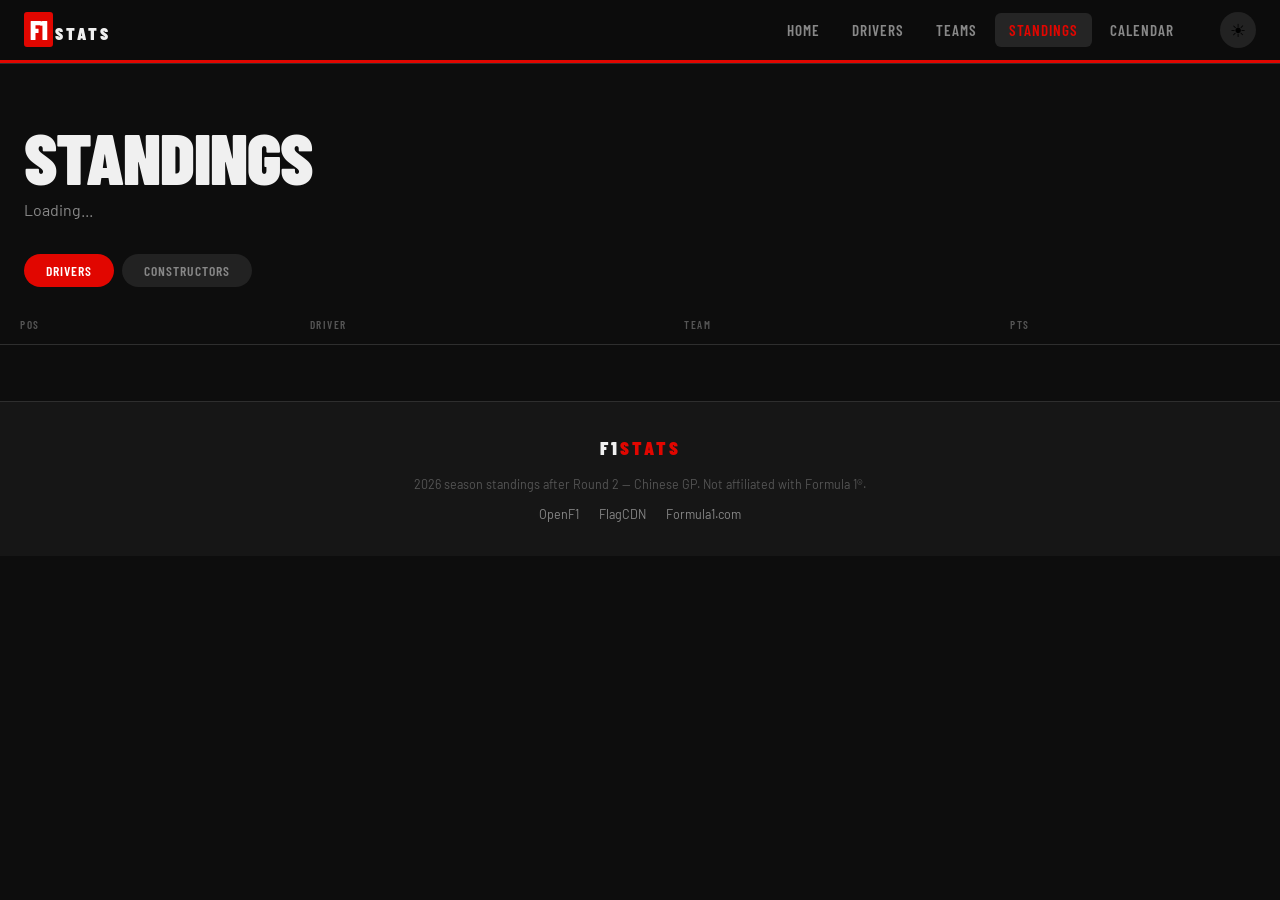
<file: standings.html>
<!DOCTYPE html>
<html lang="en" data-theme="dark" data-team="default">
<head>
  <meta charset="UTF-8" />
  <meta name="viewport" content="width=device-width, initial-scale=1.0" />
  <title>F1Stats — Standings 2026</title>
  <link rel="preconnect" href="https://fonts.googleapis.com" />
  <link rel="preconnect" href="https://fonts.gstatic.com" crossorigin />
  <link href="https://fonts.googleapis.com/css2?family=Barlow+Condensed:ital,wght@0,300;0,400;0,600;0,700;0,800;0,900;1,700&family=Barlow:wght@300;400;500;600&display=swap" rel="stylesheet" />
  <link rel="stylesheet" href="styles.css" />
</head>
<body>
  <div id="api-loading-overlay" class="api-loading-overlay">
    <div class="api-spinner"></div>
    <div class="api-loading-text">Loading <span>Live Data</span></div>
  </div>


  <header class="nav-header">
    <div class="nav-inner">
      <a href="index.html" class="logo"><span class="logo-f1">F1</span><span class="logo-stats">STATS</span></a>
      <nav class="main-nav">
        <a href="index.html" class="nav-link">Home</a>
        <a href="drivers.html" class="nav-link">Drivers</a>
        <a href="teams.html" class="nav-link">Teams</a>
        <a href="standings.html" class="nav-link active">Standings</a>
        <a href="calendar.html" class="nav-link">Calendar</a>
      </nav>
      <div class="nav-actions">
        <button class="theme-toggle" onclick="toggleTheme()"><span class="theme-icon">☀</span></button>
        <button class="hamburger" onclick="toggleMobileNav()"><span></span><span></span><span></span></button>
      </div>
    </div>
    <nav class="mobile-nav" id="mobile-nav">
      <a href="index.html" class="mobile-nav-link">Home</a>
      <a href="drivers.html" class="mobile-nav-link">Drivers</a>
      <a href="teams.html" class="mobile-nav-link">Teams</a>
      <a href="standings.html" class="mobile-nav-link active">Standings</a>
      <a href="calendar.html" class="mobile-nav-link">Calendar</a>
    </nav>
    <div class="team-bar"></div>
  </header>

  <main>
    <section class="page-hero">
      <h1 class="page-title">Standings</h1>
      <p class="page-sub" id="standings-page-sub">Loading...</p>
    </section>
    <div class="standings-tabs">
      <button class="tab-btn active" onclick="switchTab('drivers-tab',this)">Drivers</button>
      <button class="tab-btn" onclick="switchTab('constructors-tab',this)">Constructors</button>
    </div>

    <div id="drivers-tab" class="tab-panel active">
      <table class="full-standings-table">
        <thead>
          <tr><th>Pos</th><th>Driver</th><th>Team</th><th class="pts-col">PTS</th></tr>
        </thead>
        <tbody id="standings-drivers-body">
          <!-- Populated dynamically via OpenF1 API -->
        </tbody>
      </table>
    </div>

    <div id="constructors-tab" class="tab-panel">
      <table class="full-standings-table">
        <thead>
          <tr><th>Pos</th><th>Constructor</th><th>Drivers</th><th class="pts-col">PTS</th></tr>
        </thead>
        <tbody id="standings-constructors-body">
          <!-- Populated dynamically via OpenF1 API -->
        </tbody>
      </table>
    </div>
  </main>

  <footer class="site-footer">
    <div class="footer-inner">
      <div class="footer-logo">F1<span>STATS</span></div>
      <p class="footer-copy">2026 season standings after Round 2 — Chinese GP. Not affiliated with Formula 1®.</p>
      <div class="footer-links">
        <a href="https://openf1.org/" target="_blank">OpenF1</a>
        <a href="https://flagcdn.com" target="_blank">FlagCDN</a>
        <a href="https://www.formula1.com" target="_blank">Formula1.com</a>
      </div>
    </div>
  </footer>
  <script src="app.js"></script>
  <script src="api.js"></script>
</body>
</html>
</file>
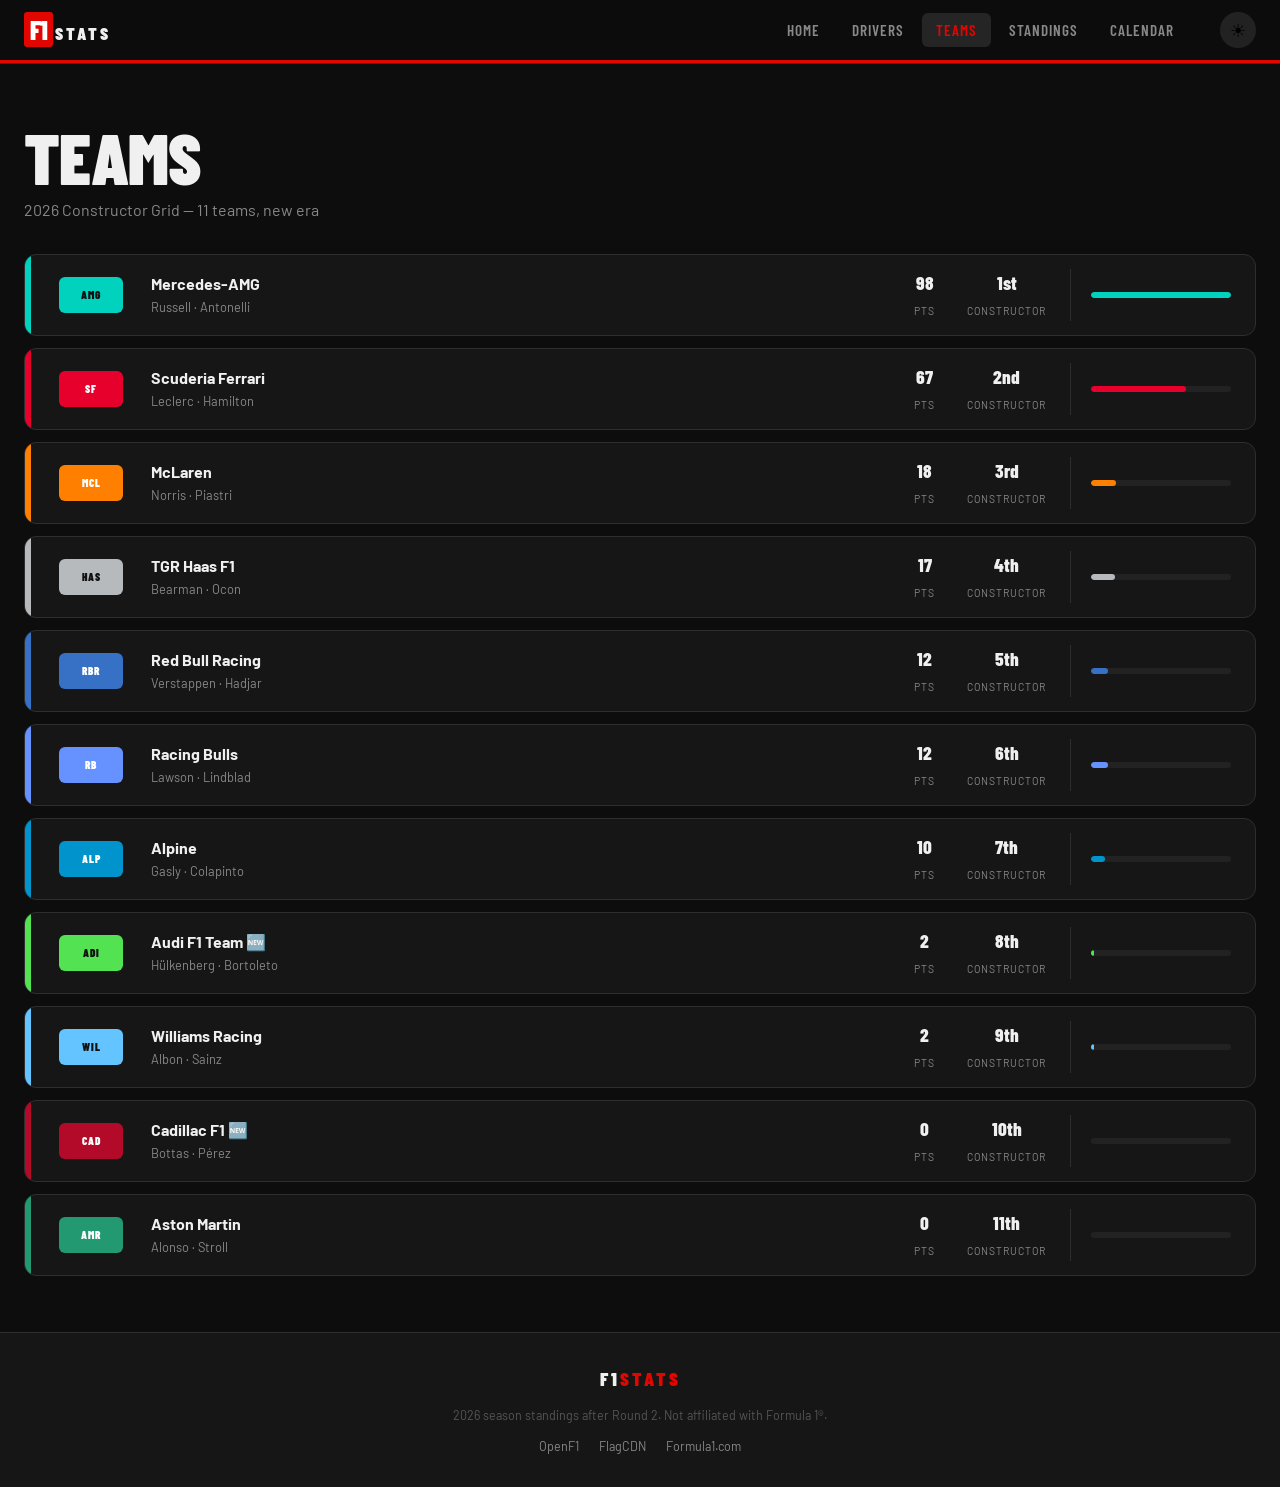
<file: teams.html>
<!DOCTYPE html>
<html lang="en" data-theme="dark" data-team="default">
<head>
  <meta charset="UTF-8" />
  <meta name="viewport" content="width=device-width, initial-scale=1.0" />
  <title>F1Stats — Teams 2026</title>
  <link rel="preconnect" href="https://fonts.googleapis.com" />
  <link rel="preconnect" href="https://fonts.gstatic.com" crossorigin />
  <link href="https://fonts.googleapis.com/css2?family=Barlow+Condensed:ital,wght@0,300;0,400;0,600;0,700;0,800;0,900;1,700&family=Barlow:wght@300;400;500;600&display=swap" rel="stylesheet" />
  <link rel="stylesheet" href="styles.css" />
</head>
<body>

  <header class="nav-header">
    <div class="nav-inner">
      <a href="index.html" class="logo"><span class="logo-f1">F1</span><span class="logo-stats">STATS</span></a>
      <nav class="main-nav">
        <a href="index.html" class="nav-link">Home</a>
        <a href="drivers.html" class="nav-link">Drivers</a>
        <a href="teams.html" class="nav-link active">Teams</a>
        <a href="standings.html" class="nav-link">Standings</a>
        <a href="calendar.html" class="nav-link">Calendar</a>
      </nav>
      <div class="nav-actions">
        <button class="theme-toggle" onclick="toggleTheme()"><span class="theme-icon">☀</span></button>
        <button class="hamburger" onclick="toggleMobileNav()"><span></span><span></span><span></span></button>
      </div>
    </div>
    <nav class="mobile-nav" id="mobile-nav">
      <a href="index.html" class="mobile-nav-link">Home</a>
      <a href="drivers.html" class="mobile-nav-link">Drivers</a>
      <a href="teams.html" class="mobile-nav-link active">Teams</a>
      <a href="standings.html" class="mobile-nav-link">Standings</a>
      <a href="calendar.html" class="mobile-nav-link">Calendar</a>
    </nav>
    <div class="team-bar"></div>
  </header>

  <main>
    <section class="page-hero">
      <h1 class="page-title">Teams</h1>
      <p class="page-sub">2026 Constructor Grid — 11 teams, new era</p>
    </section>
    <div class="teams-list">

      <!-- 1st: Mercedes -->
      <div class="team-row" onclick="this.classList.toggle('flipped'); selectTeamTheme('mercedes')">
        <div class="team-row-inner">
          <div class="team-row-front">
          <div class="team-color-bar" style="background:var(--team-mercedes)"></div>
          <div class="team-logo-wrap">
            <div style="width:64px;height:36px;background:var(--team-mercedes);border-radius:6px;display:flex;align-items:center;justify-content:center;font-family:var(--font-display);font-weight:900;color:#111;font-size:0.7rem;letter-spacing:1px">AMG</div>
          </div>
          <div class="team-row-info">
            <div class="team-row-name">Mercedes-AMG</div>
            <div class="team-row-drivers">Russell · Antonelli</div>
          </div>
          <div class="team-row-stats">
            <div class="trs"><span class="trs-val">98</span><span class="trs-lbl">PTS</span></div>
            <div class="trs"><span class="trs-val">1st</span><span class="trs-lbl">Constructor</span></div>
          </div>
          <div class="team-row-bar-wrap"><div class="team-row-bar" style="width:100%;background:var(--team-mercedes)"></div></div>
          </div>
          <div class="team-row-back">
            <div class="team-bio-grid">
              <div class="t-bio-col"><strong>Principal</strong><span>Toto Wolff</span></div>
              <div class="t-bio-col"><strong>Technical / Engineers</strong><span>James Allison</span></div>
              <div class="t-bio-col"><strong>Media</strong><span>@MercedesAMGF1</span></div>
              <div class="t-bio-col"><strong>Alias</strong><span>Silver Arrows</span></div>
            </div>
          </div>
        </div>
      </div>

      <!-- 2nd: Ferrari -->
      <div class="team-row" onclick="this.classList.toggle('flipped'); selectTeamTheme('ferrari')">
        <div class="team-row-inner">
          <div class="team-row-front">
          <div class="team-color-bar" style="background:var(--team-ferrari)"></div>
          <div class="team-logo-wrap">
            <div style="width:64px;height:36px;background:var(--team-ferrari);border-radius:6px;display:flex;align-items:center;justify-content:center;font-family:var(--font-display);font-weight:900;color:#fff;font-size:0.7rem;letter-spacing:1px">SF</div>
          </div>
          <div class="team-row-info">
            <div class="team-row-name">Scuderia Ferrari</div>
            <div class="team-row-drivers">Leclerc · Hamilton</div>
          </div>
          <div class="team-row-stats">
            <div class="trs"><span class="trs-val">67</span><span class="trs-lbl">PTS</span></div>
            <div class="trs"><span class="trs-val">2nd</span><span class="trs-lbl">Constructor</span></div>
          </div>
          <div class="team-row-bar-wrap"><div class="team-row-bar" style="width:68%;background:var(--team-ferrari)"></div></div>
          </div>
          <div class="team-row-back">
            <div class="team-bio-grid">
              <div class="t-bio-col"><strong>Principal</strong><span>Frédéric Vasseur</span></div>
              <div class="t-bio-col"><strong>Technical / Engineers</strong><span>Enrico Cardile</span></div>
              <div class="t-bio-col"><strong>Media</strong><span>@ScuderiaFerrari</span></div>
              <div class="t-bio-col"><strong>Alias</strong><span>Prancing Horse</span></div>
            </div>
          </div>
        </div>
      </div>

      <!-- 3rd: McLaren -->
      <div class="team-row" onclick="this.classList.toggle('flipped'); selectTeamTheme('mclaren')">
        <div class="team-row-inner">
          <div class="team-row-front">
          <div class="team-color-bar" style="background:var(--team-mclaren)"></div>
          <div class="team-logo-wrap">
            <div style="width:64px;height:36px;background:var(--team-mclaren);border-radius:6px;display:flex;align-items:center;justify-content:center;font-family:var(--font-display);font-weight:900;color:#fff;font-size:0.7rem;letter-spacing:1px">MCL</div>
          </div>
          <div class="team-row-info">
            <div class="team-row-name">McLaren</div>
            <div class="team-row-drivers">Norris · Piastri</div>
          </div>
          <div class="team-row-stats">
            <div class="trs"><span class="trs-val">18</span><span class="trs-lbl">PTS</span></div>
            <div class="trs"><span class="trs-val">3rd</span><span class="trs-lbl">Constructor</span></div>
          </div>
          <div class="team-row-bar-wrap"><div class="team-row-bar" style="width:18%;background:var(--team-mclaren)"></div></div>
          </div>
          <div class="team-row-back">
            <div class="team-bio-grid">
              <div class="t-bio-col"><strong>Principal</strong><span>Andrea Stella</span></div>
              <div class="t-bio-col"><strong>Technical / Engineers</strong><span>Peter Prodromou</span></div>
              <div class="t-bio-col"><strong>Media</strong><span>@McLarenF1</span></div>
              <div class="t-bio-col"><strong>Alias</strong><span>Papaya</span></div>
            </div>
          </div>
        </div>
      </div>

      <!-- 4th: TGR Haas -->
      <div class="team-row" onclick="this.classList.toggle('flipped'); selectTeamTheme('haas')">
        <div class="team-row-inner">
          <div class="team-row-front">
          <div class="team-color-bar" style="background:var(--team-haas)"></div>
          <div class="team-logo-wrap">
            <div style="width:64px;height:36px;background:var(--team-haas);border-radius:6px;display:flex;align-items:center;justify-content:center;font-family:var(--font-display);font-weight:900;color:#111;font-size:0.7rem;letter-spacing:1px">HAS</div>
          </div>
          <div class="team-row-info">
            <div class="team-row-name">TGR Haas F1</div>
            <div class="team-row-drivers">Bearman · Ocon</div>
          </div>
          <div class="team-row-stats">
            <div class="trs"><span class="trs-val">17</span><span class="trs-lbl">PTS</span></div>
            <div class="trs"><span class="trs-val">4th</span><span class="trs-lbl">Constructor</span></div>
          </div>
          <div class="team-row-bar-wrap"><div class="team-row-bar" style="width:17%;background:var(--team-haas)"></div></div>
          </div>
          <div class="team-row-back">
            <div class="team-bio-grid">
              <div class="t-bio-col"><strong>Principal</strong><span>Ayao Komatsu</span></div>
              <div class="t-bio-col"><strong>Technical / Engineers</strong><span>Andrea De Zordo</span></div>
              <div class="t-bio-col"><strong>Media</strong><span>@HaasF1Team</span></div>
              <div class="t-bio-col"><strong>Alias</strong><span>The American Team</span></div>
            </div>
          </div>
        </div>
      </div>

      <!-- 5th: Red Bull -->
      <div class="team-row" onclick="this.classList.toggle('flipped'); selectTeamTheme('redbull')">
        <div class="team-row-inner">
          <div class="team-row-front">
          <div class="team-color-bar" style="background:var(--team-redbull)"></div>
          <div class="team-logo-wrap">
            <div style="width:64px;height:36px;background:var(--team-redbull);border-radius:6px;display:flex;align-items:center;justify-content:center;font-family:var(--font-display);font-weight:900;color:#fff;font-size:0.7rem;letter-spacing:1px">RBR</div>
          </div>
          <div class="team-row-info">
            <div class="team-row-name">Red Bull Racing</div>
            <div class="team-row-drivers">Verstappen · Hadjar</div>
          </div>
          <div class="team-row-stats">
            <div class="trs"><span class="trs-val">12</span><span class="trs-lbl">PTS</span></div>
            <div class="trs"><span class="trs-val">5th</span><span class="trs-lbl">Constructor</span></div>
          </div>
          <div class="team-row-bar-wrap"><div class="team-row-bar" style="width:12%;background:var(--team-redbull)"></div></div>
          </div>
          <div class="team-row-back">
            <div class="team-bio-grid">
              <div class="t-bio-col"><strong>Principal</strong><span>Christian Horner</span></div>
              <div class="t-bio-col"><strong>Technical / Engineers</strong><span>Pierre Waché</span></div>
              <div class="t-bio-col"><strong>Media</strong><span>@redbullracing</span></div>
              <div class="t-bio-col"><strong>Alias</strong><span>The Bulls</span></div>
            </div>
          </div>
        </div>
      </div>

      <!-- 6th: Racing Bulls -->
      <div class="team-row" onclick="this.classList.toggle('flipped'); selectTeamTheme('rb')">
        <div class="team-row-inner">
          <div class="team-row-front">
          <div class="team-color-bar" style="background:var(--team-rb)"></div>
          <div class="team-logo-wrap">
            <div style="width:64px;height:36px;background:var(--team-rb);border-radius:6px;display:flex;align-items:center;justify-content:center;font-family:var(--font-display);font-weight:900;color:#fff;font-size:0.7rem;letter-spacing:1px">RB</div>
          </div>
          <div class="team-row-info">
            <div class="team-row-name">Racing Bulls</div>
            <div class="team-row-drivers">Lawson · Lindblad</div>
          </div>
          <div class="team-row-stats">
            <div class="trs"><span class="trs-val">12</span><span class="trs-lbl">PTS</span></div>
            <div class="trs"><span class="trs-val">6th</span><span class="trs-lbl">Constructor</span></div>
          </div>
          <div class="team-row-bar-wrap"><div class="team-row-bar" style="width:12%;background:var(--team-rb)"></div></div>
          </div>
          <div class="team-row-back">
            <div class="team-bio-grid">
              <div class="t-bio-col"><strong>Principal</strong><span>Laurent Mekies</span></div>
              <div class="t-bio-col"><strong>Technical / Engineers</strong><span>Jody Egginton</span></div>
              <div class="t-bio-col"><strong>Media</strong><span>@visacashapprb</span></div>
              <div class="t-bio-col"><strong>Alias</strong><span>VCARB</span></div>
            </div>
          </div>
        </div>
      </div>

      <!-- 7th: Alpine -->
      <div class="team-row" onclick="this.classList.toggle('flipped'); selectTeamTheme('alpine')">
        <div class="team-row-inner">
          <div class="team-row-front">
          <div class="team-color-bar" style="background:var(--team-alpine)"></div>
          <div class="team-logo-wrap">
            <div style="width:64px;height:36px;background:var(--team-alpine);border-radius:6px;display:flex;align-items:center;justify-content:center;font-family:var(--font-display);font-weight:900;color:#fff;font-size:0.7rem;letter-spacing:1px">ALP</div>
          </div>
          <div class="team-row-info">
            <div class="team-row-name">Alpine</div>
            <div class="team-row-drivers">Gasly · Colapinto</div>
          </div>
          <div class="team-row-stats">
            <div class="trs"><span class="trs-val">10</span><span class="trs-lbl">PTS</span></div>
            <div class="trs"><span class="trs-val">7th</span><span class="trs-lbl">Constructor</span></div>
          </div>
          <div class="team-row-bar-wrap"><div class="team-row-bar" style="width:10%;background:var(--team-alpine)"></div></div>
          </div>
          <div class="team-row-back">
            <div class="team-bio-grid">
              <div class="t-bio-col"><strong>Principal</strong><span>Oliver Oakes</span></div>
              <div class="t-bio-col"><strong>Technical / Engineers</strong><span>David Sanchez</span></div>
              <div class="t-bio-col"><strong>Media</strong><span>@AlpineF1Team</span></div>
              <div class="t-bio-col"><strong>Alias</strong><span>Les Bleus</span></div>
            </div>
          </div>
        </div>
      </div>

      <!-- 8th: Audi — NEW TEAM -->
      <div class="team-row" onclick="this.classList.toggle('flipped'); selectTeamTheme('sauber')">
        <div class="team-row-inner">
          <div class="team-row-front">
          <div class="team-color-bar" style="background:var(--team-sauber)"></div>
          <div class="team-logo-wrap">
            <div style="width:64px;height:36px;background:var(--team-sauber);border-radius:6px;display:flex;align-items:center;justify-content:center;font-family:var(--font-display);font-weight:900;color:#111;font-size:0.7rem;letter-spacing:1px">ADI</div>
          </div>
          <div class="team-row-info">
            <div class="team-row-name">Audi F1 Team 🆕</div>
            <div class="team-row-drivers">Hülkenberg · Bortoleto</div>
          </div>
          <div class="team-row-stats">
            <div class="trs"><span class="trs-val">2</span><span class="trs-lbl">PTS</span></div>
            <div class="trs"><span class="trs-val">8th</span><span class="trs-lbl">Constructor</span></div>
          </div>
          <div class="team-row-bar-wrap"><div class="team-row-bar" style="width:2%;background:var(--team-sauber)"></div></div>
          </div>
          <div class="team-row-back">
            <div class="team-bio-grid">
              <div class="t-bio-col"><strong>Principal</strong><span>Mattia Binotto</span></div>
              <div class="t-bio-col"><strong>Technical / Engineers</strong><span>James Key</span></div>
              <div class="t-bio-col"><strong>Media</strong><span>@AudiOfficial</span></div>
              <div class="t-bio-col"><strong>Alias</strong><span>Four Rings</span></div>
            </div>
          </div>
        </div>
      </div>

      <!-- 9th: Williams -->
      <div class="team-row" onclick="this.classList.toggle('flipped'); selectTeamTheme('williams')">
        <div class="team-row-inner">
          <div class="team-row-front">
          <div class="team-color-bar" style="background:var(--team-williams)"></div>
          <div class="team-logo-wrap">
            <div style="width:64px;height:36px;background:var(--team-williams);border-radius:6px;display:flex;align-items:center;justify-content:center;font-family:var(--font-display);font-weight:900;color:#111;font-size:0.7rem;letter-spacing:1px">WIL</div>
          </div>
          <div class="team-row-info">
            <div class="team-row-name">Williams Racing</div>
            <div class="team-row-drivers">Albon · Sainz</div>
          </div>
          <div class="team-row-stats">
            <div class="trs"><span class="trs-val">2</span><span class="trs-lbl">PTS</span></div>
            <div class="trs"><span class="trs-val">9th</span><span class="trs-lbl">Constructor</span></div>
          </div>
          <div class="team-row-bar-wrap"><div class="team-row-bar" style="width:2%;background:var(--team-williams)"></div></div>
          </div>
          <div class="team-row-back">
            <div class="team-bio-grid">
              <div class="t-bio-col"><strong>Principal</strong><span>James Vowles</span></div>
              <div class="t-bio-col"><strong>Technical / Engineers</strong><span>Pat Fry</span></div>
              <div class="t-bio-col"><strong>Media</strong><span>@WilliamsRacing</span></div>
              <div class="t-bio-col"><strong>Alias</strong><span>The Grove Squad</span></div>
            </div>
          </div>
        </div>
      </div>

      <!-- 10th: Cadillac — NEW TEAM -->
      <div class="team-row" onclick="this.classList.toggle('flipped'); selectTeamTheme('default')">
        <div class="team-row-inner">
          <div class="team-row-front">
          <div class="team-color-bar" style="background:#B40A29"></div>
          <div class="team-logo-wrap">
            <div style="width:64px;height:36px;background:#B40A29;border-radius:6px;display:flex;align-items:center;justify-content:center;font-family:var(--font-display);font-weight:900;color:#fff;font-size:0.7rem;letter-spacing:1px">CAD</div>
          </div>
          <div class="team-row-info">
            <div class="team-row-name">Cadillac F1 🆕</div>
            <div class="team-row-drivers">Bottas · Pérez</div>
          </div>
          <div class="team-row-stats">
            <div class="trs"><span class="trs-val">0</span><span class="trs-lbl">PTS</span></div>
            <div class="trs"><span class="trs-val">10th</span><span class="trs-lbl">Constructor</span></div>
          </div>
          <div class="team-row-bar-wrap"><div class="team-row-bar" style="width:0%;background:#B40A29"></div></div>
          </div>
          <div class="team-row-back">
            <div class="team-bio-grid">
              <div class="t-bio-col"><strong>Principal</strong><span>Michael Andretti</span></div>
              <div class="t-bio-col"><strong>Technical / Engineers</strong><span>Nick Chester</span></div>
              <div class="t-bio-col"><strong>Media</strong><span>@CadillacVSeries</span></div>
              <div class="t-bio-col"><strong>Alias</strong><span>The General</span></div>
            </div>
          </div>
        </div>
      </div>

      <!-- 11th: Aston Martin -->
      <div class="team-row" onclick="this.classList.toggle('flipped'); selectTeamTheme('aston')">
        <div class="team-row-inner">
          <div class="team-row-front">
          <div class="team-color-bar" style="background:var(--team-aston)"></div>
          <div class="team-logo-wrap">
            <div style="width:64px;height:36px;background:var(--team-aston);border-radius:6px;display:flex;align-items:center;justify-content:center;font-family:var(--font-display);font-weight:900;color:#fff;font-size:0.7rem;letter-spacing:1px">AMR</div>
          </div>
          <div class="team-row-info">
            <div class="team-row-name">Aston Martin</div>
            <div class="team-row-drivers">Alonso · Stroll</div>
          </div>
          <div class="team-row-stats">
            <div class="trs"><span class="trs-val">0</span><span class="trs-lbl">PTS</span></div>
            <div class="trs"><span class="trs-val">11th</span><span class="trs-lbl">Constructor</span></div>
          </div>
          <div class="team-row-bar-wrap"><div class="team-row-bar" style="width:0%;background:var(--team-aston)"></div></div>
          </div>
          <div class="team-row-back">
            <div class="team-bio-grid">
              <div class="t-bio-col"><strong>Principal</strong><span>Mike Krack</span></div>
              <div class="t-bio-col"><strong>Technical / Engineers</strong><span>Dan Fallows</span></div>
              <div class="t-bio-col"><strong>Media</strong><span>@AstonMartinF1</span></div>
              <div class="t-bio-col"><strong>Alias</strong><span>Team Green</span></div>
            </div>
          </div>
        </div>
      </div>

    </div>
  </main>

  <footer class="site-footer">
    <div class="footer-inner">
      <div class="footer-logo">F1<span>STATS</span></div>
      <p class="footer-copy">2026 season standings after Round 2. Not affiliated with Formula 1®.</p>
      <div class="footer-links">
        <a href="https://openf1.org/" target="_blank">OpenF1</a>
        <a href="https://flagcdn.com" target="_blank">FlagCDN</a>
        <a href="https://www.formula1.com" target="_blank">Formula1.com</a>
      </div>
    </div>
  </footer>
  <script src="app.js"></script>
</body>
</html>
</file>
<file: styles.css>
/* ============================================================
   F1STATS — Vanilla CSS
   Barlow Condensed display / Barlow body
   ============================================================ */

/* ── CSS VARIABLES ─────────────────────────────────────────── */
:root {
  /* Team colours */
  --team-redbull:   #3671C6;
  --team-ferrari:   #E8002D;
  --team-mclaren:   #FF8000;
  --team-mercedes:  #00D2BE;
  --team-alpine:    #0093CC;
  --team-aston:     #229971;
  --team-williams:  #64C4FF;
  --team-haas:      #B6BABD;
  --team-sauber:    #52E252;
  --team-rb:        #6692FF;

  /* Dark theme (default) */
  --bg:        #0d0d0d;
  --bg-panel:  #161616;
  --bg-card:   #1c1c1c;
  --bg-hover:  #252525;
  --surface:   #222;
  --border:    #2e2e2e;
  --text:      #f0f0f0;
  --text-sec:  #888;
  --text-dim:  #555;
  --accent:    #e10600;
  --accent2:   #fff;

  --team-active: #e10600;

  --font-display: 'Barlow Condensed', sans-serif;
  --font-body:    'Barlow', sans-serif;

  --nav-h: 60px;
  --max-w: 1280px;
  --radius: 6px;
  --radius-lg: 12px;

  --trans: 0.2s ease;
}

[data-theme="light"] {
  --bg:        #f5f5f5;
  --bg-panel:  #ffffff;
  --bg-card:   #fafafa;
  --bg-hover:  #efefef;
  --surface:   #e8e8e8;
  --border:    #ddd;
  --text:      #111;
  --text-sec:  #555;
  --text-dim:  #aaa;
}

/* ── RESET & BASE ──────────────────────────────────────────── */
*, *::before, *::after { box-sizing: border-box; margin: 0; padding: 0; }
html { scroll-behavior: smooth; }
body {
  background: var(--bg);
  color: var(--text);
  font-family: var(--font-body);
  font-size: 15px;
  line-height: 1.5;
  transition: background var(--trans), color var(--trans);
}
a { color: inherit; text-decoration: none; }
img { display: block; max-width: 100%; }
button { cursor: pointer; border: none; background: none; font-family: inherit; }

/* ── NAV ───────────────────────────────────────────────────── */
.nav-header {
  position: sticky;
  top: 0;
  z-index: 100;
  background: rgba(13,13,13,0.95);
  backdrop-filter: blur(12px);
  border-bottom: 1px solid var(--border);
}
[data-theme="light"] .nav-header { background: rgba(255,255,255,0.95); }

.nav-inner {
  max-width: var(--max-w);
  margin: 0 auto;
  padding: 0 24px;
  height: var(--nav-h);
  display: flex;
  align-items: center;
  gap: 32px;
}

.logo {
  font-family: var(--font-display);
  font-weight: 900;
  font-size: 1.6rem;
  letter-spacing: -1px;
  white-space: nowrap;
}
.logo-f1 {
  background: var(--accent);
  color: #fff;
  padding: 2px 6px;
  margin-right: 2px;
  border-radius: 3px;
}
.logo-stats { letter-spacing: 3px; font-size: 1.1rem; }

.main-nav { display: flex; gap: 4px; margin-left: auto; }
.nav-link {
  padding: 6px 14px;
  border-radius: var(--radius);
  font-family: var(--font-display);
  font-weight: 600;
  font-size: 0.95rem;
  letter-spacing: 1px;
  text-transform: uppercase;
  color: var(--text-sec);
  transition: color var(--trans), background var(--trans);
}
.nav-link:hover, .nav-link.active { color: var(--text); background: var(--bg-hover); }
.nav-link.active { color: var(--accent); }

.nav-actions { display: flex; align-items: center; gap: 12px; }

.theme-toggle {
  width: 36px; height: 36px;
  border-radius: 50%;
  background: var(--surface);
  display: flex; align-items: center; justify-content: center;
  font-size: 1.1rem;
  transition: background var(--trans);
}
.theme-toggle:hover { background: var(--bg-hover); }

.team-bar {
  height: 3px;
  background: var(--team-active);
  transition: background 0.4s ease;
}

/* ── PAGE ──────────────────────────────────────────────────── */
.page { display: none; min-height: calc(100vh - var(--nav-h)); }
.page.active { display: block; }

.page-hero {
  max-width: var(--max-w);
  margin: 0 auto;
  padding: 56px 24px 32px;
}
.page-title {
  font-family: var(--font-display);
  font-weight: 900;
  font-size: clamp(2.5rem, 6vw, 4.5rem);
  letter-spacing: -1px;
  line-height: 1;
  text-transform: uppercase;
}
.page-sub { color: var(--text-sec); margin-top: 6px; font-size: 1rem; }

/* ── HERO ──────────────────────────────────────────────────── */
.hero {
  position: relative;
  min-height: 520px;
  display: flex;
  align-items: center;
  overflow: hidden;
  padding: 80px 24px;
  color: #fff;
}
.hero-bg {
  position: absolute;
  inset: 0;
  background: radial-gradient(ellipse at 30% 50%, #1a0000 0%, #0d0d0d 60%);
  z-index: 0;
}
.hero-overlay {
  position: absolute;
  inset: 0;
  background: rgba(0, 0, 0, 0.72);
  z-index: 1;
}
[data-theme="dark"] .hero-overlay { background: rgba(0, 0, 0, 0.3); }

.hero-track-lines {
  position: absolute;
  inset: 0;
  background:
    repeating-linear-gradient(90deg, transparent, transparent 80px, rgba(255,255,255,0.015) 80px, rgba(255,255,255,0.015) 81px),
    repeating-linear-gradient(0deg,  transparent, transparent 80px, rgba(255,255,255,0.015) 80px, rgba(255,255,255,0.015) 81px);
}
.hero-content {
  position: relative;
  z-index: 2;
  max-width: var(--max-w);
  margin: 0 auto;
  width: 100%;
}
.hero-eyebrow {
  font-family: var(--font-display);
  font-size: 0.8rem;
  letter-spacing: 4px;
  text-transform: uppercase;
  color: var(--accent);
  margin-bottom: 16px;
}
.hero-title {
  font-family: var(--font-display);
  font-weight: 900;
  font-size: clamp(3rem, 8vw, 6.5rem);
  line-height: 0.95;
  text-transform: uppercase;
  letter-spacing: -2px;
  max-width: 600px;
  color: #fff;
}
.hero-title em { font-style: italic; color: var(--accent); }
.hero-sub {
  margin-top: 20px;
  color: rgba(255,255,255,0.7);
  font-size: 1.05rem;
  max-width: 420px;
}

.hero-race-card {
  position: absolute;
  right: max(24px, calc(50% - 580px));
  top: 50%;
  transform: translateY(-50%);
  background: var(--bg-panel);
  border: 1px solid var(--border);
  border-top: 3px solid var(--accent);
  border-radius: var(--radius-lg);
  padding: 28px 32px;
  min-width: 280px;
  z-index: 3;
  box-shadow: 0 24px 60px rgba(0,0,0,0.5);
  color: var(--text);
}
.race-card-label {
  font-family: var(--font-display);
  font-size: 0.7rem;
  letter-spacing: 3px;
  text-transform: uppercase;
  color: var(--accent);
  margin-bottom: 8px;
}
.race-card-round {
  font-family: var(--font-display);
  font-size: 0.75rem;
  letter-spacing: 2px;
  color: var(--text-dim);
  text-transform: uppercase;
}
.race-card-name {
  font-family: var(--font-display);
  font-weight: 800;
  font-size: 1.5rem;
  letter-spacing: -0.5px;
  margin: 4px 0 8px;
  line-height: 1.1;
}
.race-card-location {
  display: flex;
  align-items: center;
  gap: 8px;
  color: var(--text-sec);
  font-size: 0.85rem;
  margin-bottom: 4px;
}
.race-flag { height: 16px; border-radius: 2px; }
.race-card-date { color: var(--text-sec); font-size: 0.85rem; margin-bottom: 20px; }

.race-card-countdown { display: flex; gap: 12px; }
.countdown-block {
  display: flex;
  flex-direction: column;
  align-items: center;
  background: var(--surface);
  border-radius: var(--radius);
  padding: 8px 12px;
  min-width: 52px;
}
.cd-num {
  font-family: var(--font-display);
  font-weight: 700;
  font-size: 1.6rem;
  line-height: 1;
  color: var(--text);
}
.cd-lbl {
  font-size: 0.6rem;
  letter-spacing: 1px;
  text-transform: uppercase;
  color: var(--text-sec);
  margin-top: 2px;
}

/* ── STATS STRIP ───────────────────────────────────────────── */
.stats-strip {
  background: var(--bg-panel);
  border-top: 1px solid var(--border);
  border-bottom: 1px solid var(--border);
  display: flex;
  justify-content: center;
  gap: 0;
  padding: 0;
}
.stat-item {
  display: flex;
  flex-direction: column;
  align-items: center;
  padding: 24px 48px;
}
.stat-value {
  font-family: var(--font-display);
  font-weight: 800;
  font-size: 2.2rem;
  color: var(--accent);
  line-height: 1;
}
.stat-label {
  font-size: 0.75rem;
  letter-spacing: 1px;
  text-transform: uppercase;
  color: var(--text-sec);
  margin-top: 4px;
}
.stat-divider { width: 1px; background: var(--border); margin: 16px 0; }

/* ── HOME GRID ─────────────────────────────────────────────── */
.home-grid {
  max-width: var(--max-w);
  margin: 0 auto;
  padding: 40px 24px;
  display: grid;
  grid-template-columns: 1fr 1fr;
  gap: 24px;
}
.home-panel {
  background: var(--bg-panel);
  border: 1px solid var(--border);
  border-radius: var(--radius-lg);
  overflow: hidden;
}
.panel-header {
  display: flex;
  align-items: center;
  justify-content: space-between;
  padding: 20px 24px 16px;
  border-bottom: 1px solid var(--border);
}
.panel-title {
  font-family: var(--font-display);
  font-weight: 700;
  font-size: 1.1rem;
  letter-spacing: 1px;
  text-transform: uppercase;
}
.panel-link { font-size: 0.82rem; color: var(--accent); letter-spacing: 0.5px; transition: opacity var(--trans); }
.panel-link:hover { opacity: 0.7; }
.panel-sub { font-size: 0.82rem; color: var(--text-sec); }

/* ── STANDINGS TABLE ───────────────────────────────────────── */
.standings-table { width: 100%; border-collapse: collapse; }
.standings-table thead th {
  padding: 10px 16px;
  text-align: left;
  font-family: var(--font-display);
  font-size: 0.7rem;
  letter-spacing: 1.5px;
  text-transform: uppercase;
  color: var(--text-dim);
  font-weight: 600;
}
.standing-row td {
  padding: 10px 16px;
  border-bottom: 1px solid var(--border);
  font-size: 0.9rem;
  vertical-align: middle;
}
.standing-row:last-child td { border-bottom: none; }
.standing-row:hover td { background: var(--bg-hover); }
.standing-row.p1 td { background: rgba(225,6,0,0.05); }

.pos-cell { width: 40px; }
.pos {
  display: inline-flex;
  width: 24px; height: 24px;
  align-items: center;
  justify-content: center;
  font-family: var(--font-display);
  font-weight: 700;
  font-size: 0.8rem;
  border-radius: 3px;
}
.p1 .pos { background: var(--accent); color: #fff; }

.driver-cell { display: flex; align-items: center; gap: 10px; }
.driver-thumb {
  width: 36px; height: 36px;
  border-radius: 50%;
  object-fit: cover;
  object-position: top;
  background: var(--surface);
}
.driver-name { display: block; font-weight: 600; font-size: 0.9rem; }
.driver-abbr {
  display: block;
  font-size: 0.72rem;
  color: var(--text-sec);
  font-family: var(--font-display);
  letter-spacing: 1px;
}
.team-dot {
  display: inline-block;
  width: 8px; height: 8px;
  border-radius: 50%;
  margin-right: 6px;
  flex-shrink: 0;
}
.pts-col { text-align: right; }

/* ── PODIUM ────────────────────────────────────────────────── */
.last-race-podium {
  display: flex;
  justify-content: center;
  align-items: flex-end;
  gap: 0;
  padding: 24px 24px 0;
}
.podium-slot { display: flex; flex-direction: column; align-items: center; flex: 1; }
.podium-driver-img-wrap { margin-bottom: 8px; }
.podium-driver-img {
  width: 64px; height: 64px;
  border-radius: 50%;
  object-fit: cover;
  object-position: top;
  background: var(--surface);
  border: 2px solid var(--border);
}
.podium-bar {
  width: 100%;
  border-radius: 10px 10px 0 0;
  opacity: 1;
  position: relative;
  overflow: hidden;
  box-shadow: 0 -2px 8px rgba(0,0,0,0.2);
}
/* Glossy overlay on podium bars */
.podium-bar::after {
  content: '';
  position: absolute;
  inset: 0;
  background: linear-gradient(
    180deg,
    rgba(255,255,255,0.2) 0%,
    rgba(255,255,255,0.06) 35%,
    rgba(0,0,0,0.04) 55%,
    rgba(0,0,0,0.18) 100%
  );
  border-radius: 10px 10px 0 0;
  pointer-events: none;
}
/* Subtle shimmer on podium bars */
.podium-bar::before {
  content: '';
  position: absolute;
  top: -100%;
  left: 0;
  width: 100%;
  height: 50%;
  background: linear-gradient(
    180deg,
    transparent 0%,
    rgba(255,255,255,0.1) 40%,
    rgba(255,255,255,0.18) 50%,
    rgba(255,255,255,0.1) 60%,
    transparent 100%
  );
  border-radius: 10px 10px 0 0;
  animation: podiumShimmer 3.5s ease-in-out infinite;
  pointer-events: none;
}
@keyframes podiumShimmer {
  0%   { top: -100%; }
  35%  { top: 120%; }
  100% { top: 120%; }
}
.podium-label {
  background: var(--surface);
  width: 100%;
  text-align: center;
  padding: 8px 4px;
  font-family: var(--font-display);
  font-size: 0.75rem;
  letter-spacing: 0.5px;
  text-transform: uppercase;
  color: var(--text-sec);
  font-weight: 600;
}
.podium-label span { display: block; font-size: 0.9rem; color: var(--text); }

.race-results-mini { padding: 12px 24px; }
.mini-result {
  display: flex;
  gap: 12px;
  padding: 8px 0;
  border-bottom: 1px solid var(--border);
  font-size: 0.88rem;
  align-items: center;
}
.mini-result:last-child { border-bottom: none; }
.mini-pos { width: 20px; font-family: var(--font-display); font-weight: 700; color: var(--text-sec); }
.mini-driver { flex: 1; font-weight: 500; }
.mini-time { color: var(--text-sec); font-size: 0.82rem; font-family: monospace; }
.mini-result.fastest .mini-driver,
.mini-result.fastest .mini-pos { color: var(--team-mercedes); }

/* ── SECTION HEADER ────────────────────────────────────────── */
.section-header {
  max-width: var(--max-w);
  margin: 0 auto;
  padding: 0 24px 20px;
  display: flex;
  align-items: baseline;
  gap: 16px;
}
.section-title {
  font-family: var(--font-display);
  font-weight: 800;
  font-size: 1.3rem;
  letter-spacing: 1px;
  text-transform: uppercase;
}
.section-sub { font-size: 0.82rem; color: var(--text-sec); }

/* ── TYRE / CONSTRUCTOR CARDS ──────────────────────────────── */
.tyre-section { max-width: var(--max-w); margin: 0 auto; padding: 0 24px 56px; }
.tyre-grid { display: flex; gap: 12px; flex-wrap: wrap; }
.tyre-card {
  background: var(--bg-panel);
  border: 1px solid var(--border);
  border-radius: var(--radius-lg);
  padding: 16px 20px;
  display: flex;
  align-items: center;
  gap: 14px;
  flex: 1 1 150px;
  transition: background var(--trans);
}
.tyre-card:hover { background: var(--bg-hover); }
.tyre-compound {
  width: 44px; height: 44px;
  border-radius: 50%;
  display: flex;
  align-items: center;
  justify-content: center;
  font-family: var(--font-display);
  font-weight: 900;
  font-size: 1.2rem;
  flex-shrink: 0;
}
.tyre-compound.soft   { background: #e8002d; color: #fff; }
.tyre-compound.medium { background: #ffd600; color: #111; }
.tyre-compound.hard   { background: #e5e5e5; color: #111; }
.tyre-info { display: flex; flex-direction: column; }
.tyre-driver { font-family: var(--font-display); font-weight: 700; font-size: 1rem; letter-spacing: 1px; }
.tyre-laps { font-size: 0.75rem; color: var(--text-sec); }

/* ── DRIVERS PAGE ──────────────────────────────────────────── */
.drivers-grid-section { max-width: var(--max-w); margin: 0 auto; padding: 0 24px 56px; }
.drivers-grid { display: grid; grid-template-columns: repeat(auto-fill, minmax(240px, 1fr)); gap: 20px; }
.driver-card {
  perspective: 1000px;
  cursor: pointer;
  transition: transform var(--trans);
}
.driver-card:hover {
  transform: translateY(-4px);
}
.driver-card-inner {
  position: relative;
  width: 100%;
  height: 100%;
  transition: transform 0.6s cubic-bezier(0.4, 0, 0.2, 1);
  transform-style: preserve-3d;
}
.driver-card.flipped .driver-card-inner {
  transform: rotateY(180deg);
}
.driver-card-front, .driver-card-back {
  -webkit-backface-visibility: hidden;
  backface-visibility: hidden;
  background: var(--bg-panel);
  border: 1px solid var(--border);
  border-radius: var(--radius-lg);
  overflow: hidden;
  transition: box-shadow var(--trans), border-color var(--trans);
}
.driver-card-front {
  position: relative;
  z-index: 2;
}
.driver-card-back {
  position: absolute;
  top: 0; left: 0; right: 0; bottom: 0;
  transform: rotateY(180deg);
  padding: 16px;
  display: flex;
  flex-direction: column;
  z-index: 1;
  overflow-y: auto;
}
.driver-card-back::-webkit-scrollbar {
  width: 4px;
}
.driver-card-back::-webkit-scrollbar-thumb {
  background: var(--border);
  border-radius: 4px;
}
.driver-card:hover .driver-card-front,
.driver-card:hover .driver-card-back {
  box-shadow: 0 16px 40px rgba(0,0,0,0.4);
  border-color: var(--team-active);
}
.bio-title {
  font-family: var(--font-display);
  font-size: 1.15rem;
  font-weight: 700;
  margin-bottom: 10px;
  border-bottom: 1px solid var(--border);
  padding-bottom: 6px;
  color: var(--text);
}
.bio-fact {
  font-size: 0.8rem;
  margin-bottom: 6px;
  color: var(--text-sec);
  line-height: 1.3;
}
.bio-fact strong {
  color: var(--text);
  font-weight: 500;
}
.bio-timeline {
  display: flex;
  flex-direction: column;
  gap: 2px;
  margin-top: 2px;
  margin-bottom: 6px;
  padding-left: 8px;
  border-left: 2px solid var(--border);
}
.tl-item {
  display: flex;
  font-size: 0.75rem;
  line-height: 1.2;
}
.tl-year {
  width: 60px;
  color: var(--text-sec);
  font-family: monospace;
}
.tl-team {
  color: var(--text);
  font-weight: 500;
}
.bio-fun-fact {
  margin-top: auto;
  font-style: italic;
  font-size: 0.78rem;
  color: var(--text);
  background: var(--surface);
  padding: 10px;
  border-radius: 6px;
  border-left: 2px solid var(--accent);
}
.driver-card-top {
  position: relative;
  height: 160px;
  display: flex;
  align-items: flex-end;
  justify-content: center;
  overflow: hidden;
}
.driver-card-img { height: 150px; object-fit: cover; object-position: top; filter: drop-shadow(0 4px 12px rgba(0,0,0,0.5)); }
.driver-card-number {
  position: absolute;
  top: 12px; right: 14px;
  font-family: var(--font-display);
  font-weight: 900;
  font-size: 2rem;
  color: rgba(255,255,255,0.15);
  letter-spacing: -2px;
}
.driver-card-info { padding: 16px; }
.driver-card-flag-name { display: flex; align-items: center; gap: 8px; margin-bottom: 4px; }
.driver-flag { height: 14px; border-radius: 2px; }
.driver-card-name { font-weight: 700; font-size: 1rem; }
.driver-card-team { font-size: 0.78rem; margin-bottom: 14px; font-weight: 500; }
.driver-card-stats { display: flex; gap: 0; border-top: 1px solid var(--border); padding-top: 12px; }
.dcs { flex: 1; display: flex; flex-direction: column; align-items: center; border-right: 1px solid var(--border); }
.dcs:last-child { border-right: none; }
.dcs-val { font-family: var(--font-display); font-weight: 800; font-size: 1.1rem; }
.dcs-lbl { font-size: 0.65rem; letter-spacing: 0.5px; text-transform: uppercase; color: var(--text-sec); }

/* ── TEAMS PAGE ────────────────────────────────────────────── */
.teams-list { max-width: var(--max-w); margin: 0 auto; padding: 0 24px 56px; display: flex; flex-direction: column; gap: 12px; }
.team-row {
  position: relative;
  cursor: pointer;
}
.team-row-inner {
  position: relative;
  width: 100%;
}
.team-row-front, .team-row-back {
  background: var(--bg-panel);
  border: 1px solid var(--border);
  border-radius: var(--radius-lg);
  transition: opacity 0.3s ease, box-shadow var(--trans), border-color var(--trans), transform var(--trans);
}
.team-row-front {
  display: flex;
  align-items: center;
  padding: 0 24px 0 0;
  gap: 20px;
  overflow: hidden;
  position: relative;
  opacity: 1;
}
.team-row-back {
  position: absolute;
  top: 0; left: 0; right: 0; bottom: 0;
  padding: 16px 24px;
  display: flex;
  align-items: center;
  overflow-y: auto;
  opacity: 0;
  pointer-events: none;
}
.team-row.flipped .team-row-front {
  opacity: 0;
  pointer-events: none;
}
.team-row.flipped .team-row-back {
  opacity: 1;
  pointer-events: auto;
}
.team-row-back::-webkit-scrollbar { width: 4px; }
.team-row-back::-webkit-scrollbar-thumb { background: var(--border); border-radius: 4px; }

.team-row:hover .team-row-front,
.team-row:hover .team-row-back {
  transform: translateX(4px);
  box-shadow: 0 10px 24px -8px rgba(0,0,0,0.2);
  border-color: var(--text-sec);
}

.team-bio-grid {
  display: grid;
  grid-template-columns: repeat(4, 1fr);
  gap: 16px;
  width: 100%;
}
.t-bio-col {
  display: flex;
  flex-direction: column;
}
.t-bio-col strong {
  color: var(--text);
  font-size: 0.75rem;
  text-transform: uppercase;
  letter-spacing: 0.5px;
  margin-bottom: 4px;
}
.t-bio-col span {
  color: var(--text-sec);
  font-size: 0.9rem;
}
.team-color-bar { width: 6px; height: 80px; flex-shrink: 0; }
.team-logo-wrap { width: 80px; display: flex; align-items: center; justify-content: center; padding: 12px 0; }
.team-logo-img { max-height: 36px; }
[data-theme="dark"] .team-logo-img { filter: brightness(0) invert(1); }
.team-row-info { flex: 1; }
.team-row-name { font-weight: 700; font-size: 1rem; }
.team-row-drivers { font-size: 0.8rem; color: var(--text-sec); margin-top: 2px; }
.team-row-stats { display: flex; gap: 32px; padding-right: 24px; border-right: 1px solid var(--border); }
.trs { text-align: center; }
.trs-val { display: block; font-family: var(--font-display); font-weight: 800; font-size: 1.2rem; }
.trs-lbl { font-size: 0.65rem; text-transform: uppercase; letter-spacing: 1px; color: var(--text-sec); }
.team-row-bar-wrap { width: 140px; height: 6px; background: var(--surface); border-radius: 3px; overflow: hidden; }
.team-row-bar { height: 100%; border-radius: 3px; }

/* ── FULL STANDINGS TABLE ──────────────────────────────────── */
.standings-tabs { max-width: var(--max-w); margin: 0 auto; padding: 0 24px 20px; display: flex; gap: 8px; }
.tab-btn {
  padding: 8px 22px;
  border-radius: 100px;
  font-family: var(--font-display);
  font-weight: 600;
  font-size: 0.85rem;
  letter-spacing: 1px;
  text-transform: uppercase;
  background: var(--surface);
  color: var(--text-sec);
  transition: all var(--trans);
}
.tab-btn.active { background: var(--accent); color: #fff; }
.tab-btn:hover:not(.active) { background: var(--bg-hover); color: var(--text); }
.tab-panel { display: none; }
.tab-panel.active { display: block; }

.full-standings-table { width: 100%; max-width: var(--max-w); margin: 0 auto; border-collapse: collapse; margin-bottom: 56px; }
.full-standings-table thead th {
  padding: 10px 20px;
  text-align: left;
  font-family: var(--font-display);
  font-size: 0.7rem;
  letter-spacing: 1.5px;
  text-transform: uppercase;
  color: var(--text-dim);
  font-weight: 600;
  border-bottom: 1px solid var(--border);
}
.fst-row td { padding: 14px 20px; border-bottom: 1px solid var(--border); font-size: 0.9rem; vertical-align: middle; }
.fst-row.p1 td { background: rgba(225,6,0,0.05); }
.fst-row:hover td { background: var(--bg-hover); }

.pos-badge {
  display: inline-flex;
  width: 26px; height: 26px;
  align-items: center;
  justify-content: center;
  border-radius: 4px;
  font-family: var(--font-display);
  font-weight: 800;
  font-size: 0.82rem;
  background: var(--surface);
  color: var(--text);
}
.pos-badge.gold   { background: #d4a017; color: #111; }
.pos-badge.silver { background: #9e9e9e; color: #111; }
.pos-badge.bronze { background: #c07040; color: #111; }

.mini-flag { height: 14px; border-radius: 2px; display: inline-block; vertical-align: middle; margin-right: 6px; }

/* ── CALENDAR ──────────────────────────────────────────────── */
.calendar-grid {
  max-width: var(--max-w);
  margin: 0 auto;
  padding: 0 24px 56px;
  display: grid;
  grid-template-columns: repeat(auto-fill, minmax(220px, 1fr));
  gap: 16px;
}
.cal-card {
  background: var(--bg-panel);
  border: 1px solid var(--border);
  border-radius: var(--radius-lg);
  padding: 20px;
  transition: transform var(--trans), box-shadow var(--trans), border-color var(--trans);
  position: relative;
  overflow: hidden;
}
/* Clickable cards */
.cal-card[data-track] { cursor: pointer; }
.cal-card[data-track]:hover {
  transform: translateY(-3px);
  border-color: var(--accent);
  box-shadow: 0 0 0 1px var(--accent), 0 12px 30px rgba(0,0,0,0.3);
}
/* Non-clickable (cancelled) */
.cal-card:not([data-track]):hover { transform: translateY(-3px); box-shadow: 0 12px 30px rgba(0,0,0,0.3); }

.cal-card.done { opacity: 0.65; }
.cal-card.done[data-track]:hover { opacity: 1; }
.cal-card.next {
  border-color: var(--accent);
  box-shadow: 0 0 0 1px var(--accent);
  opacity: 1;
}
.cal-cancelled {
  opacity: 0.4;
  border-color: #ff4444 !important;
  cursor: pointer;
}
.cal-cancelled:hover {
  opacity: 0.7;
  transform: translateY(-3px);
  box-shadow: 0 0 0 1px #ff4444, 0 12px 30px rgba(0,0,0,0.3);
}
.cal-round {
  font-family: var(--font-display);
  font-size: 0.65rem;
  letter-spacing: 2px;
  text-transform: uppercase;
  color: var(--text-dim);
  margin-bottom: 8px;
}
.cal-country { display: flex; align-items: center; gap: 8px; font-size: 0.78rem; color: var(--text-sec); margin-bottom: 6px; }
.cal-flag { height: 14px; border-radius: 2px; }
.cal-name { font-family: var(--font-display); font-weight: 700; font-size: 1rem; margin-bottom: 6px; line-height: 1.2; }
.cal-date { font-size: 0.78rem; color: var(--text-sec); }
.cal-winner { font-size: 0.78rem; color: var(--accent); margin-top: 10px; font-weight: 600; }
.cal-upcoming-badge {
  display: inline-block;
  margin-top: 10px;
  padding: 3px 10px;
  background: var(--accent);
  color: #fff;
  font-family: var(--font-display);
  font-size: 0.65rem;
  letter-spacing: 2px;
  text-transform: uppercase;
  border-radius: 100px;
  font-weight: 700;
}
.cal-badge-cancelled { background: #ff4444 !important; }

/* ── FOOTER ────────────────────────────────────────────────── */
.site-footer { background: var(--bg-panel); border-top: 1px solid var(--border); padding: 32px 24px; }
.footer-inner { max-width: var(--max-w); margin: 0 auto; display: flex; flex-direction: column; align-items: center; gap: 12px; text-align: center; }
.footer-logo { font-family: var(--font-display); font-weight: 900; font-size: 1.2rem; letter-spacing: 3px; }
.footer-logo span { color: var(--accent); }
.footer-copy { font-size: 0.78rem; color: var(--text-dim); max-width: 480px; }
.footer-links { display: flex; gap: 20px; }
.footer-links a { font-size: 0.78rem; color: var(--text-sec); transition: color var(--trans); }
.footer-links a:hover { color: var(--accent); }

/* ── HAMBURGER ─────────────────────────────────────────────── */
.hamburger {
  display: none;
  flex-direction: column;
  justify-content: center;
  gap: 5px;
  width: 36px; height: 36px;
  border-radius: var(--radius);
  background: var(--surface);
  padding: 8px;
  transition: background var(--trans);
}
.hamburger:hover { background: var(--bg-hover); }
.hamburger span { display: block; width: 100%; height: 2px; background: var(--text); border-radius: 2px; transition: transform 0.2s ease, opacity 0.2s ease; }
.hamburger.open span:nth-child(1) { transform: translateY(7px) rotate(45deg); }
.hamburger.open span:nth-child(2) { opacity: 0; }
.hamburger.open span:nth-child(3) { transform: translateY(-7px) rotate(-45deg); }

/* ── MOBILE NAV ────────────────────────────────────────────── */
.mobile-nav {
  display: none;
  flex-direction: column;
  background: var(--bg-panel);
  border-top: 1px solid var(--border);
  overflow: hidden;
  max-height: 0;
  transition: max-height 0.3s ease;
}
.mobile-nav.open { max-height: 320px; }
.mobile-nav-link {
  display: block;
  padding: 14px 24px;
  font-family: var(--font-display);
  font-weight: 600;
  font-size: 1rem;
  letter-spacing: 1.5px;
  text-transform: uppercase;
  color: var(--text-sec);
  border-bottom: 1px solid var(--border);
  transition: color var(--trans), background var(--trans);
}
.mobile-nav-link:last-child { border-bottom: none; }
.mobile-nav-link:hover, .mobile-nav-link.active { color: var(--accent); background: var(--bg-hover); }

/* ── ANIMATIONS ────────────────────────────────────────────── */
@keyframes fadeIn {
  from { opacity: 0; transform: translateY(12px); }
  to   { opacity: 1; transform: translateY(0); }
}
main { animation: fadeIn 0.25s ease both; }

/* ── RESPONSIVE ────────────────────────────────────────────── */
@media (max-width: 900px) {
  .hero-race-card { display: none; }
  .home-grid { grid-template-columns: 1fr; }
  .team-row-bar-wrap { display: none; }
}
@media (max-width: 640px) {
  .main-nav { display: none; }
  .hamburger { display: flex; }
  .mobile-nav { display: flex; }
  .stats-strip { flex-wrap: wrap; }
  .stat-item { padding: 16px 24px; }
  .hero { padding: 48px 20px; }
  .hero-title { font-size: 2.8rem; }
  .teams-list { padding: 0 16px 40px; }
  .team-row-stats { gap: 16px; }
}


/* ══════════════════════════════════════════════════════════════
   TRACK MODAL
   ══════════════════════════════════════════════════════════════ */

/* ── Overlay / backdrop ───────────────────────────────────── */
.tm-overlay {
  position: fixed;
  inset: 0;
  z-index: 1000;
  background: rgba(0, 0, 0, 0.88);
  backdrop-filter: blur(6px);
  -webkit-backdrop-filter: blur(6px);
  display: flex;
  align-items: center;
  justify-content: center;
  padding: 20px;
  opacity: 0;
  visibility: hidden;
  transition: opacity 0.28s ease, visibility 0.28s ease;
}
.tm-overlay.is-open {
  opacity: 1;
  visibility: visible;
}

/* ── Modal box ────────────────────────────────────────────── */
.tm-box {
  position: relative;
  background: #111214;
  border: 1px solid #252525;
  border-radius: 14px;
  width: 100%;
  max-width: 560px;
  max-height: 90vh;
  overflow-y: auto;
  box-shadow: 0 32px 80px rgba(0,0,0,0.9), 0 0 0 1px rgba(255,255,255,0.04);
  transform: scale(0.88) translateY(24px);
  transition: transform 0.32s cubic-bezier(0.34, 1.5, 0.64, 1);
  scrollbar-width: thin;
  scrollbar-color: #333 transparent;
}
.tm-box::-webkit-scrollbar { width: 5px; }
.tm-box::-webkit-scrollbar-thumb { background: #333; border-radius: 5px; }
.tm-overlay.is-open .tm-box {
  transform: scale(1) translateY(0);
}
[data-theme="light"] .tm-box {
  background: #ffffff;
  border-color: #e0e0e0;
  box-shadow: 0 24px 60px rgba(0,0,0,0.18);
}

/* Coloured accent bar across the very top */
.tm-box::before {
  content: '';
  display: block;
  height: 3px;
  background: var(--accent);
  transition: background 0.3s ease;
}

/* ── Close button ─────────────────────────────────────────── */
.tm-close {
  position: absolute;
  top: 16px;
  right: 16px;
  z-index: 30;
  width: 30px;
  height: 30px;
  border-radius: 50%;
  border: none;
  background: rgba(255,255,255,0.08);
  color: #aaa;
  font-size: 1.15rem;
  line-height: 1;
  display: flex;
  align-items: center;
  justify-content: center;
  cursor: pointer;
  transition: background 0.15s ease, color 0.15s ease, transform 0.18s ease;
}
.tm-close:hover {
  background: var(--accent);
  color: #fff;
  transform: rotate(90deg);
}
[data-theme="light"] .tm-close {
  background: rgba(0,0,0,0.07);
  color: #555;
}

/* ── Header: flag + round label + name + location ─────────── */
.tm-header {
  display: flex;
  align-items: center;
  gap: 14px;
  padding: 20px 20px 16px;
  border-bottom: 1px solid #1c1c1c;
}
[data-theme="light"] .tm-header { border-bottom-color: #ebebeb; }

.tm-flag-wrap {
  flex-shrink: 0;
  width: 48px;
  height: 48px;
  border-radius: 6px;
  overflow: hidden;
  background: #1a1a1a;
}
.tm-flag {
  width: 100%;
  height: 100%;
  object-fit: cover;
  display: block;
}

.tm-meta { flex: 1; min-width: 0; }

.tm-round-label {
  font-family: var(--font-display);
  font-size: 0.6rem;
  letter-spacing: 3px;
  text-transform: uppercase;
  color: var(--accent);
  margin-bottom: 3px;
}
.tm-title {
  font-family: var(--font-display);
  font-weight: 900;
  font-size: clamp(0.95rem, 3.5vw, 1.3rem);
  line-height: 1.1;
  text-transform: uppercase;
  letter-spacing: -0.2px;
  color: #f0f0f0;
  margin-bottom: 3px;
  white-space: nowrap;
  overflow: hidden;
  text-overflow: ellipsis;
}
[data-theme="light"] .tm-title { color: #111; }

.tm-location {
  font-size: 0.73rem;
  color: #555;
  white-space: nowrap;
  overflow: hidden;
  text-overflow: ellipsis;
}
[data-theme="light"] .tm-location { color: #888; }

/* ── Stats strip ──────────────────────────────────────────── */
.tm-stats {
  display: flex;
  border-bottom: 1px solid #1c1c1c;
}
[data-theme="light"] .tm-stats { border-bottom-color: #ebebeb; }

.tm-stat {
  flex: 1;
  display: flex;
  flex-direction: column;
  align-items: center;
  justify-content: center;
  padding: 10px 4px;
  border-right: 1px solid #1c1c1c;
}
[data-theme="light"] .tm-stat { border-right-color: #ebebeb; }
.tm-stat:last-child { border-right: none; }

.tm-stat-val {
  font-family: var(--font-display);
  font-weight: 800;
  font-size: 0.88rem;
  line-height: 1;
  color: #f0f0f0;
}
[data-theme="light"] .tm-stat-val { color: #111; }

.tm-stat-lbl {
  font-size: 0.57rem;
  letter-spacing: 1px;
  text-transform: uppercase;
  color: #444;
  margin-top: 3px;
}
[data-theme="light"] .tm-stat-lbl { color: #aaa; }

/* ── Extra facts grid ─────────────────────────────────────── */
.tm-extra-facts {
  display: grid;
  grid-template-columns: 1fr 1fr;
  gap: 1px;
  background: #1c1c1c;
  border-bottom: 1px solid #1c1c1c;
}
[data-theme="light"] .tm-extra-facts { background: #ebebeb; border-bottom-color: #ebebeb; }

.tm-extra-fact {
  background: #111214;
  padding: 10px 14px;
  display: flex;
  flex-direction: column;
  gap: 2px;
}
[data-theme="light"] .tm-extra-fact { background: #ffffff; }

.tm-extra-wide {
  grid-column: 1 / -1;
}

.tm-extra-lbl {
  font-size: 0.55rem;
  letter-spacing: 1.5px;
  text-transform: uppercase;
  color: #555;
}
[data-theme="light"] .tm-extra-lbl { color: #aaa; }

.tm-extra-val {
  font-size: 0.82rem;
  font-weight: 500;
  color: #d0d0d0;
}
[data-theme="light"] .tm-extra-val { color: #222; }

/* ── Circuit description ──────────────────────────────────── */
.tm-description {
  font-size: 0.8rem;
  line-height: 1.6;
  color: #888;
  padding: 12px 20px;
  border-bottom: 1px solid #1c1c1c;
  margin: 0;
}
[data-theme="light"] .tm-description { color: #666; border-bottom-color: #ebebeb; }

/* ── Track SVG area ───────────────────────────────────────── */
.tm-track-wrap {
  position: relative;
  background: #0a0a0c;
  min-height: 300px;
  display: flex;
  flex-direction: column;
  align-items: center;
  justify-content: center;
  padding: 24px 20px 16px;
}
[data-theme="light"] .tm-track-wrap { background: #f0f0f2; }

/* Ambient glow behind the circuit */
.tm-track-glow {
  position: absolute;
  inset: 0;
  background: radial-gradient(ellipse at 50% 50%, rgba(225,6,0,0.13) 0%, transparent 65%);
  pointer-events: none;
  transition: background 0.35s ease;
  z-index: 0;
}

/* Square wrapper — keeps the SVG image proportional */
.tm-track-svg {
  position: relative;
  z-index: 2;
  width: 100%;
  max-width: 340px;
  aspect-ratio: 1 / 1;
  display: flex;
  align-items: center;
  justify-content: center;
}

/* The <img> tag pointing at the SVG file */
.tm-track-img {
  display: block;
  width: 100%;
  height: 100%;
  object-fit: contain;
  /* Fade in smoothly once loaded */
  animation: tmFadeIn 0.5s ease forwards;
  /* Tint the white SVG lines — invert makes white→black,
     then sepia+saturate+hue-rotate shifts to accent red.
     Works on the white-stroke SVGs from julesr0y/f1-circuits-svg. */
  filter:
    invert(1)
    sepia(1)
    saturate(5)
    hue-rotate(320deg)
    drop-shadow(0 0 10px rgba(225, 6, 0, 0.7))
    drop-shadow(0 0 26px rgba(225, 6, 0, 0.25));
}

@keyframes tmFadeIn {
  from { opacity: 0; transform: scale(0.96); }
  to   { opacity: 1; transform: scale(1); }
}

/* Error / loading text */
.tm-track-loading,
.tm-track-fallback {
  z-index: 3;
  font-size: 0.72rem;
  color: #444;
  text-align: center;
  padding: 24px;
  letter-spacing: 0.3px;
  line-height: 1.5;
}
[data-theme="light"] .tm-track-loading,
[data-theme="light"] .tm-track-fallback { color: #aaa; }

/* Lap record caption */
.tm-lap-record-holder {
  position: relative;
  z-index: 2;
  margin-top: 12px;
  font-size: 0.67rem;
  color: #383838;
  text-align: center;
  letter-spacing: 0.4px;
}
[data-theme="light"] .tm-lap-record-holder { color: #bbb; }

/* ── Mobile ───────────────────────────────────────────────── */
@media (max-width: 500px) {
  .tm-overlay   { padding: 12px; }
  .tm-box       { border-radius: 12px; }
  .tm-header    { padding: 16px 14px 14px; gap: 10px; }
  .tm-flag-wrap { width: 40px; height: 40px; }
  .tm-track-wrap { min-height: 240px; padding: 18px 12px 12px; }
  .tm-track-svg { max-width: 240px; }
}

/* ══════════════════════════════════════════════════════════════
   API LOADING OVERLAY
   ══════════════════════════════════════════════════════════════ */
.api-loading-overlay {
  position: fixed;
  inset: 0;
  z-index: 9999;
  background: rgba(0, 0, 0, 0.6);
  backdrop-filter: blur(8px);
  -webkit-backdrop-filter: blur(8px);
  display: flex;
  flex-direction: column;
  align-items: center;
  justify-content: center;
  opacity: 1;
  visibility: visible;
  transition: opacity 0.4s ease, visibility 0.4s ease;
}

[data-theme="light"] .api-loading-overlay {
  background: rgba(255, 255, 255, 0.6);
}

.api-loading-overlay.hidden {
  opacity: 0;
  visibility: hidden;
}

.api-spinner {
  width: 60px;
  height: 60px;
  border: 4px solid var(--surface);
  border-top: 4px solid var(--accent);
  border-radius: 50%;
  animation: apiSpin 1s linear infinite;
  margin-bottom: 20px;
  box-shadow: 0 0 20px rgba(225, 6, 0, 0.4);
}

@keyframes apiSpin {
  0% { transform: rotate(0deg); }
  100% { transform: rotate(360deg); }
}

.api-loading-text {
  font-family: var(--font-display);
  font-weight: 800;
  font-size: 1.5rem;
  letter-spacing: 2px;
  text-transform: uppercase;
  color: var(--text);
  animation: apiPulse 1.5s ease-in-out infinite;
}

.api-loading-text span {
  color: var(--accent);
}

@keyframes apiPulse {
  0%, 100% { opacity: 1; }
  50% { opacity: 0.5; }
}
</file>
